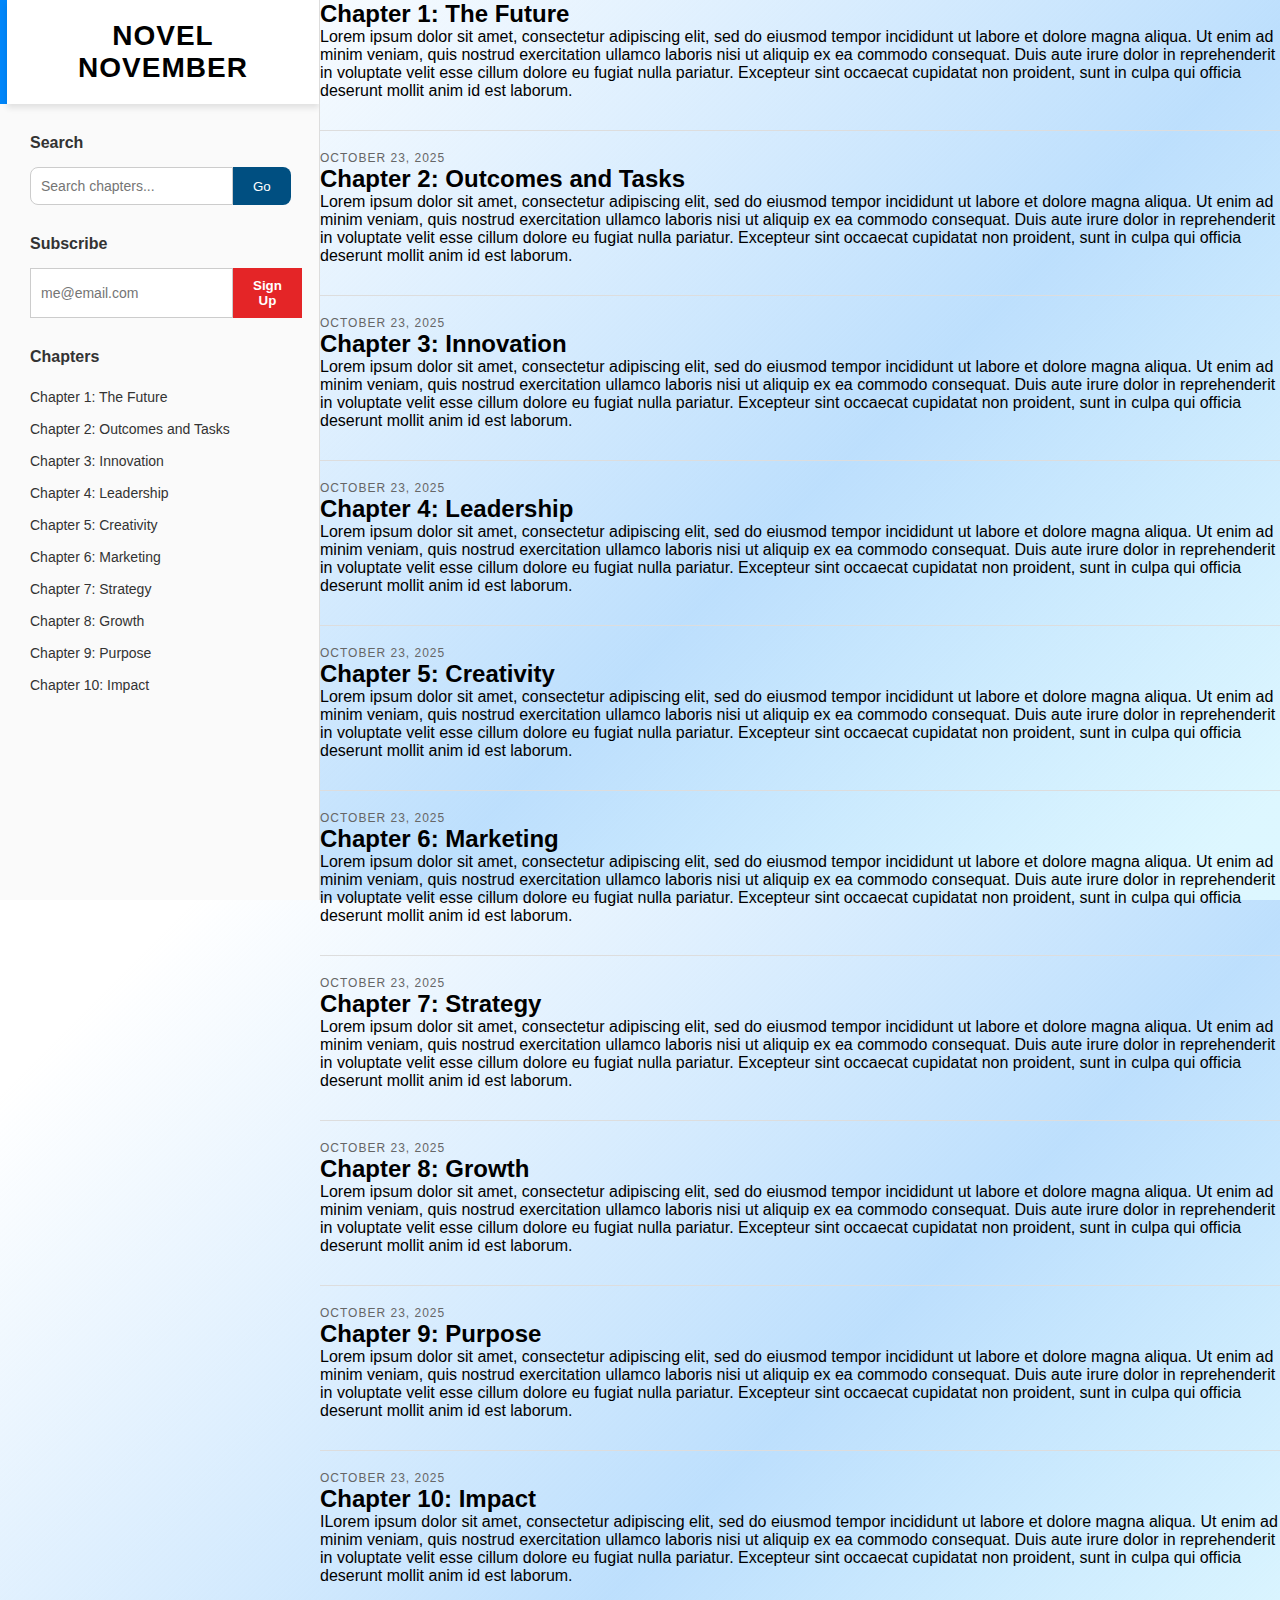
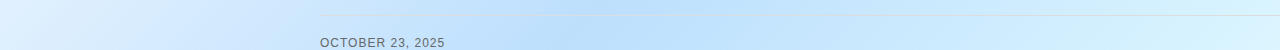
<file: index.html>
<!DOCTYPE html>
<html lang="en">
<head>
    <meta charset="UTF-8">
    <meta name="viewport" content="width=device-width, initial-scale=1.0">
    <title>Novel November</title>

    <link rel="stylesheet" href="style.css">

</head>
<body>
    <div class="container">
        <!-- Left Sidebar -->
        <aside class="sidebar">
            <div class="sidebar-header">
                <div class="novel-box">
                    <h1>NOVEL NOVEMBER</h1>
                </div>
            </div>
            
            <div class="sidebar-content">
                <div class="sidebar-section">
                    <h3>Search</h3>
                    <div class="search-box">
                        <input type="text" id="searchInput" placeholder="Search chapters...">
                        <button id="searchBtn">Go</button>
                    </div>

                    <div id="searchResults" style="margin-top: 15px;"></div>
                </div>

                <div class="sidebar-section">
                    <h3>Subscribe</h3>
                    <div class="email-box">
                        <input type="email" placeholder="me@email.com">
                        <button>Sign Up</button>
                    </div>
                    
                </div>

                <div class="sidebar-section">
                    <h3>Chapters</h3>
                    <a href="#chapter1" class="nav-link">Chapter 1: The Future</a>
                    <a href="#chapter2" class="nav-link">Chapter 2: Outcomes and Tasks</a>
                    <a href="#chapter3" class="nav-link">Chapter 3: Innovation</a>
                    <a href="#chapter4" class="nav-link">Chapter 4: Leadership</a>
                    <a href="#chapter5" class="nav-link">Chapter 5: Creativity</a>
                    <a href="#chapter6" class="nav-link">Chapter 6: Marketing</a>
                    <a href="#chapter7" class="nav-link">Chapter 7: Strategy</a>
                    <a href="#chapter8" class="nav-link">Chapter 8: Growth</a>
                    <a href="#chapter9" class="nav-link">Chapter 9: Purpose</a>
                    <a href="#chapter10" class="nav-link">Chapter 10: Impact</a>
                </div>

            </div>
        </aside>

        <!-- Right Content Area -->
        <main class="content" id="contentArea">
            <div class="content-inner">
                <article id="chapter1">
                    <h2>Chapter 1: The Future</h2>
                    <p>Lorem ipsum dolor sit amet, consectetur adipiscing elit, sed do eiusmod tempor incididunt ut labore et dolore magna aliqua. Ut enim ad minim veniam, quis nostrud exercitation ullamco laboris nisi ut aliquip ex ea commodo consequat. Duis aute irure dolor in reprehenderit in voluptate velit esse cillum dolore eu fugiat nulla pariatur. Excepteur sint occaecat cupidatat non proident, sunt in culpa qui officia deserunt mollit anim id est laborum.</p>
                    <div class="post-date">OCTOBER 23, 2025</div>
                </article>

                <article id="chapter2">
                    <h2>Chapter 2: Outcomes and Tasks</h2>
                    <p>Lorem ipsum dolor sit amet, consectetur adipiscing elit, sed do eiusmod tempor incididunt ut labore et dolore magna aliqua. Ut enim ad minim veniam, quis nostrud exercitation ullamco laboris nisi ut aliquip ex ea commodo consequat. Duis aute irure dolor in reprehenderit in voluptate velit esse cillum dolore eu fugiat nulla pariatur. Excepteur sint occaecat cupidatat non proident, sunt in culpa qui officia deserunt mollit anim id est laborum.</p>
                    <div class="post-date">OCTOBER 23, 2025</div>
                </article>

                <article id="chapter3">
                    <h2>Chapter 3: Innovation</h2>
                    <p>Lorem ipsum dolor sit amet, consectetur adipiscing elit, sed do eiusmod tempor incididunt ut labore et dolore magna aliqua. Ut enim ad minim veniam, quis nostrud exercitation ullamco laboris nisi ut aliquip ex ea commodo consequat. Duis aute irure dolor in reprehenderit in voluptate velit esse cillum dolore eu fugiat nulla pariatur. Excepteur sint occaecat cupidatat non proident, sunt in culpa qui officia deserunt mollit anim id est laborum.</p>
                    <div class="post-date">OCTOBER 23, 2025</div>
                </article>

                <article id="chapter4">
                    <h2>Chapter 4: Leadership</h2>
                    <p>Lorem ipsum dolor sit amet, consectetur adipiscing elit, sed do eiusmod tempor incididunt ut labore et dolore magna aliqua. Ut enim ad minim veniam, quis nostrud exercitation ullamco laboris nisi ut aliquip ex ea commodo consequat. Duis aute irure dolor in reprehenderit in voluptate velit esse cillum dolore eu fugiat nulla pariatur. Excepteur sint occaecat cupidatat non proident, sunt in culpa qui officia deserunt mollit anim id est laborum.</p>
                    <div class="post-date">OCTOBER 23, 2025</div>
                </article>

                <article id="chapter5">
                    <h2>Chapter 5: Creativity</h2>
                    <p>Lorem ipsum dolor sit amet, consectetur adipiscing elit, sed do eiusmod tempor incididunt ut labore et dolore magna aliqua. Ut enim ad minim veniam, quis nostrud exercitation ullamco laboris nisi ut aliquip ex ea commodo consequat. Duis aute irure dolor in reprehenderit in voluptate velit esse cillum dolore eu fugiat nulla pariatur. Excepteur sint occaecat cupidatat non proident, sunt in culpa qui officia deserunt mollit anim id est laborum.</p>
                    <div class="post-date">OCTOBER 23, 2025</div>
                </article>

                <article id="chapter6">
                    <h2>Chapter 6: Marketing</h2>
                    <p>Lorem ipsum dolor sit amet, consectetur adipiscing elit, sed do eiusmod tempor incididunt ut labore et dolore magna aliqua. Ut enim ad minim veniam, quis nostrud exercitation ullamco laboris nisi ut aliquip ex ea commodo consequat. Duis aute irure dolor in reprehenderit in voluptate velit esse cillum dolore eu fugiat nulla pariatur. Excepteur sint occaecat cupidatat non proident, sunt in culpa qui officia deserunt mollit anim id est laborum.</p>
                    <div class="post-date">OCTOBER 23, 2025</div>
                </article>

                <article id="chapter7">
                    <h2>Chapter 7: Strategy</h2>
                    <p>Lorem ipsum dolor sit amet, consectetur adipiscing elit, sed do eiusmod tempor incididunt ut labore et dolore magna aliqua. Ut enim ad minim veniam, quis nostrud exercitation ullamco laboris nisi ut aliquip ex ea commodo consequat. Duis aute irure dolor in reprehenderit in voluptate velit esse cillum dolore eu fugiat nulla pariatur. Excepteur sint occaecat cupidatat non proident, sunt in culpa qui officia deserunt mollit anim id est laborum.</p>
                    <div class="post-date">OCTOBER 23, 2025</div>
                </article>

                <article id="chapter8">
                    <h2>Chapter 8: Growth</h2>
                    <p>Lorem ipsum dolor sit amet, consectetur adipiscing elit, sed do eiusmod tempor incididunt ut labore et dolore magna aliqua. Ut enim ad minim veniam, quis nostrud exercitation ullamco laboris nisi ut aliquip ex ea commodo consequat. Duis aute irure dolor in reprehenderit in voluptate velit esse cillum dolore eu fugiat nulla pariatur. Excepteur sint occaecat cupidatat non proident, sunt in culpa qui officia deserunt mollit anim id est laborum.</p>
                    <div class="post-date">OCTOBER 23, 2025</div>
                </article>

                <article id="chapter9">
                    <h2>Chapter 9: Purpose</h2>
                    <p>Lorem ipsum dolor sit amet, consectetur adipiscing elit, sed do eiusmod tempor incididunt ut labore et dolore magna aliqua. Ut enim ad minim veniam, quis nostrud exercitation ullamco laboris nisi ut aliquip ex ea commodo consequat. Duis aute irure dolor in reprehenderit in voluptate velit esse cillum dolore eu fugiat nulla pariatur. Excepteur sint occaecat cupidatat non proident, sunt in culpa qui officia deserunt mollit anim id est laborum.</p>
                    <div class="post-date">OCTOBER 23, 2025</div>
                </article>

                <article id="chapter10">
                    <h2>Chapter 10: Impact</h2>
                    <p>ILorem ipsum dolor sit amet, consectetur adipiscing elit, sed do eiusmod tempor incididunt ut labore et dolore magna aliqua. Ut enim ad minim veniam, quis nostrud exercitation ullamco laboris nisi ut aliquip ex ea commodo consequat. Duis aute irure dolor in reprehenderit in voluptate velit esse cillum dolore eu fugiat nulla pariatur. Excepteur sint occaecat cupidatat non proident, sunt in culpa qui officia deserunt mollit anim id est laborum.</p>
                    <div class="post-date">OCTOBER 23, 2025</div>
                </article>
            </div>
        </main>
        
    </div>

    <script>
        // Chapter data for searching
        const chapters = [
            { id: 'chapter1', number: 1, title: 'The Future', preview: 'If there was a website you could visit to find out what the future held...' },
            { id: 'chapter2', number: 2, title: 'Outcomes and Tasks', preview: "It's difficult to spend the entire day working on outcomes..." },
            { id: 'chapter3', number: 3, title: 'Innovation', preview: "Innovation isn't about having the newest technology..." },
            { id: 'chapter4', number: 4, title: 'Leadership', preview: 'Leadership is not about authority or position...' },
            { id: 'chapter5', number: 5, title: 'Creativity', preview: "Creativity isn't a talent that some people have..." },
            { id: 'chapter6', number: 6, title: 'Marketing', preview: 'Marketing is not about interrupting people with ads...' },
            { id: 'chapter7', number: 7, title: 'Strategy', preview: 'Strategy is about making choices...' },
            { id: 'chapter8', number: 8, title: 'Growth', preview: "Growth isn't just about getting bigger..." },
            { id: 'chapter9', number: 9, title: 'Purpose', preview: 'Purpose is what drives us forward when things get difficult...' },
            { id: 'chapter10', number: 10, title: 'Impact', preview: 'Impact is measured not by how much we do...' }
        ];

        // Get all navigation links and the content area
        const navLinks = document.querySelectorAll('.nav-link');
        const contentArea = document.getElementById('contentArea');
        const searchInput = document.getElementById('searchInput');
        const searchBtn = document.getElementById('searchBtn');
        const searchResults = document.getElementById('searchResults');

        // Search functionality
        function performSearch(query) {
            if (!query.trim()) {
                searchResults.innerHTML = '';
                return;
            }

            const lowerQuery = query.toLowerCase();
            const results = chapters.filter(chapter => {
                // Search by chapter number (e.g., "Chapter 5", "5", "ch 5")
                const numberMatch = chapter.number.toString() === lowerQuery ||
                                  `chapter ${chapter.number}` === lowerQuery ||
                                  `ch ${chapter.number}` === lowerQuery;
                
                // Search by title (e.g., "Strategy", "Future")
                const titleMatch = chapter.title.toLowerCase().includes(lowerQuery);
                
                return numberMatch || titleMatch;
            });

            if (results.length === 0) {
                searchResults.innerHTML = '<div class="no-results">No chapters found</div>';
                return;
            }

            searchResults.innerHTML = results.map(chapter => {
                const titleWithHighlight = highlightMatch(chapter.title, query);
                return `
                    <div class="search-result" data-chapter="${chapter.id}">
                        <div class="search-result-title">Chapter ${chapter.number}: ${titleWithHighlight}</div>
                        <div class="search-result-preview">${chapter.preview}</div>
                    </div>
                `;
            }).join('');

            // Add click listeners to search results
            document.querySelectorAll('.search-result').forEach(result => {
                result.addEventListener('click', function() {
                    const chapterId = this.getAttribute('data-chapter');
                    scrollToChapter(chapterId);
                    searchInput.value = '';
                    searchResults.innerHTML = '';
                });
            });
        }

        function highlightMatch(text, query) {
            if (!query.trim()) return text;
            const regex = new RegExp(`(${query})`, 'gi');
            return text.replace(regex, '<span class="search-highlight">$1</span>');
        }

        function scrollToChapter(chapterId) {
            const targetElement = document.getElementById(chapterId);
            if (targetElement) {
                const targetPosition = targetElement.offsetTop - 60;
                contentArea.scrollTo({
                    top: targetPosition,
                    behavior: 'smooth'
                });

                // Update active link
                navLinks.forEach(link => {
                    link.classList.remove('active');
                    if (link.getAttribute('href') === `#${chapterId}`) {
                        link.classList.add('active');
                    }
                });
            }
        }

        // Search button click
        searchBtn.addEventListener('click', function() {
            performSearch(searchInput.value);
        });

        // Search on Enter key
        searchInput.addEventListener('keypress', function(e) {
            if (e.key === 'Enter') {
                performSearch(searchInput.value);
            }
        });

        // Real-time search as user types
        searchInput.addEventListener('input', function() {
            performSearch(this.value);
        });

        // Add click event listener to each nav link
        navLinks.forEach(link => {
            link.addEventListener('click', function(e) {
                e.preventDefault();
                
                // Remove active class from all links
                navLinks.forEach(l => l.classList.remove('active'));
                
                // Add active class to clicked link
                this.classList.add('active');
                
                // Get the target chapter ID
                const targetId = this.getAttribute('href').substring(1);
                scrollToChapter(targetId);
            });
        });

        // Optional: Highlight active section while scrolling
        contentArea.addEventListener('scroll', function() {
            const articles = document.querySelectorAll('article');
            const scrollPosition = contentArea.scrollTop + 100;

            articles.forEach(article => {
                const articleTop = article.offsetTop;
                const articleBottom = articleTop + article.offsetHeight;

                if (scrollPosition >= articleTop && scrollPosition < articleBottom) {
                    const articleId = article.getAttribute('id');
                    navLinks.forEach(link => {
                        link.classList.remove('active');
                        if (link.getAttribute('href') === `#${articleId}`) {
                            link.classList.add('active');
                        }
                    });
                }
            });
        });
    </script>
</body>

</html>
</file>
<file: style.css>
/* Base Reset */
* {
    margin: 0;
    padding: 0;
    box-sizing: border-box;
}

body {
    font-family: 'Segoe UI', 'Arial', sans-serif;
    height: 100vh;
    overflow: hidden;
    background: linear-gradient(135deg, #fff 9%, #0084f742 60%, #d9f6ffe5 95%);
}

.container {
    display: flex;
    height: 100vh;
}

/* Sidebar Styles */
.sidebar {
    width: 320px;
    background-color: #FAFAFA;
    border-right: 1px solid #ddd;
    overflow-y: auto;
    flex-shrink: 0;
    z-index: 10;
}

.sidebar-header {
    background: #0086fa;
    padding: 0px 0px 0px 7px;
    display: flex;
    align-items: center;
    justify-content: center;
}

.novel-box {
    background: white;
    padding: 20px 30px;
    box-shadow: 0 4px 6px rgba(0, 0, 0, 0.1);
}

.novel-box h1 {
    font-size: 28px;
    font-weight: bold;
    text-align: center;
    color: #000000;
    letter-spacing: 1px;
}

.sidebar-content {
    padding: 30px;
}

.sidebar-section {
    margin-bottom: 30px;
}

.sidebar-section h3 {
    font-size: 16px;
    font-weight: bold;
    margin-bottom: 15px;
    color: #333;
}

/* Search Box */
.search-box {
    display: flex;
    margin-bottom: 10px;
}

.search-box input {
    flex: 1;
    padding: 10px;
    border: 1px solid #ccc;
    border-top-left-radius: 8px;
    border-bottom-left-radius: 8px;
    font-size: 14px;
    outline: none;
}

.search-box input:focus {
    border-color: #0086fa;
}

.search-box button {
    padding: 10px 20px;
    background: #004f81;
    color: white;
    border: none;
    cursor: pointer;
    border-top-right-radius: 8px;
    border-bottom-right-radius: 8px;
    transition: background 0.3s;
}

.search-box button:hover {
    background: #003d66;
}

/* Email Box */
.email-box {
    display: flex;
    margin-bottom: 10px;
}

.email-box input {
    flex: 1;
    padding: 10px;
    border: 1px solid #ccc;
    font-size: 14px;
    outline: none;
}

.email-box input:focus {
    border-color: #E42527;
}

.email-box button {
    padding: 10px 20px;
    background: #E42527;
    color: white;
    border: none;
    cursor: pointer;
    font-weight: bold;
    transition: background 0.3s;
}

.email-box button:hover {
    background: #c41e20;
}

/* Navigation Links */
.sidebar-section a {
    display: block;
    color: #333;
    text-decoration: none;
    padding: 8px 0;
    font-size: 14px;
    cursor: pointer;
    transition: all 0.2s ease;
}

.sidebar-section a:hover {
    color: #0086fa;
    padding-left: 5px;
}

.sidebar-section a.active {
    color: #0086fa;
    font-weight: bold;
    padding-left: 5px;
    border-left: 3px solid #0086fa;
}

/* Search Results */
#searchResults {
    margin-top: 15px;
}

.search-result {
    background: white;
    padding: 10px;
    margin-bottom: 8px;
    border-radius: 4px;
    cursor: pointer;
    border-left: 3px solid #E42527;
    transition: all 0.2s;
}

.search-result:hover {
    background: #fff5e6;
    transform: translateX(3px);
}

.search-result-title {
    font-weight: bold;
    color: #333;
    font-size: 14px;
}

.no-results {
    padding: 10px;
    color: #666;
    font-size: 13px;
    font-style: italic;
}

/* Book Wrapper */
.book-wrapper {
    flex: 1;
    display: flex;
    align-items: center;
    justify-content: center;
    padding: 100px 40px 100px;
    position: relative;
}

/* Magazine/Flipbook Container */
#magazine {
    width: 922px;
    height: 600px;
    position: relative;
}

#magazine .turn-page {
    background-color: white;
    background-size: 100% 100%;
}

/* Page Content Wrapper */
.page-content {
    width: 100%;
    height: 100%;
    padding: 40px;
    overflow: hidden;
    background: white;
}

.page-content h2 {
    font-size: 28px;
    margin-bottom: 20px;
    font-weight: bold;
    color: #333;
}

.page-content p {
    font-size: 16px;
    line-height: 1.8;
    color: #333;
    margin-bottom: 20px;
}

.post-date {
    font-size: 12px;
    text-transform: uppercase;
    letter-spacing: 1px;
    color: #666;
    margin-top: 30px;
    padding-top: 20px;
    border-top: 1px solid #ddd;
}

/* Hard Cover Styles */
.hard {
    background: linear-gradient(135deg, #0086fa, #004f81) !important;
    color: white;
}

.cover-content {
    width: 100%;
    height: 100%;
    display: flex;
    flex-direction: column;
    justify-content: center;
    align-items: center;
    text-align: center;
    padding: 40px;
}

.cover-content h1 {
    font-size: 48px;
    margin-bottom: 20px;
    font-weight: bold;
}

.cover-content p {
    font-size: 20px;
}

.back-cover {
    background: linear-gradient(135deg, #004f81, #0086fa) !important;
}

.back-cover h2 {
    font-size: 32px;
    margin-bottom: 20px;
    color: white;
}

.back-cover p {
    font-size: 16px;
    color: white;
}

/* Floating Header */
.floating-header {
    position: fixed;
    top: 20px;
    left: 60%;
    transform: translateX(-50%);
    width: calc(100% - 350px);
    /*! max-width: 2000px; */
    background: rgba(255, 255, 255, 0.95);
    border-radius: 8px;
    box-shadow: 0 4px 12px rgba(0, 0, 0, 0.1);
    display: flex;
    justify-content: space-between;
    align-items: center;
    padding: 10px 24px;
    z-index: 1000;
    height: 60px;
    backdrop-filter: blur(10px);
}

.header-left {
    font-size: 1.2rem;
    font-weight: 600;
    color: #222;
}

.header-center {
    font-size: 1rem;
    color: #666;
}

.header-right img {
    height: 41px;
    width: auto;
    object-fit: contain;
    cursor: pointer;
    transition: transform 0.2s ease;
}

.header-right img:hover {
    transform: scale(1.05);
}

/* Navigation Controls */
.nav-controls {
    position: fixed;
    bottom: 40px;
    left: 50%;
    transform: translateX(-50%);
    display: flex;
    align-items: center;
    gap: 20px;
    z-index: 1000;
}

.nav-controls button {
    padding: 12px 24px;
    background: rgba(255, 255, 255, 0.95);
    color: #333;
    border: none;
    border-radius: 8px;
    cursor: pointer;
    font-size: 16px;
    font-weight: bold;
    transition: all 0.3s ease;
    box-shadow: 0 4px 12px rgba(0, 0, 0, 0.1);
}

.nav-controls button:hover:not(:disabled) {
    background: white;
    transform: translateY(-2px);
    box-shadow: 0 6px 16px rgba(0, 0, 0, 0.15);
}

.nav-controls button:active:not(:disabled) {
    transform: translateY(0);
}

.nav-controls button:disabled {
    background: rgba(200, 200, 200, 0.5);
    cursor: not-allowed;
    opacity: 0.5;
}

#page-number {
    font-size: 14px;
    font-weight: 600;
    color: white;
    background: rgba(0, 0, 0, 0.4);
    padding: 8px 16px;
    border-radius: 20px;
    backdrop-filter: blur(10px);
}

/* Turn.js Page Shadow Effect */
#magazine .turn-page-wrapper {
    box-shadow: 0 0 20px rgba(0, 0, 0, 0.2);
}

/* Scrollbar Styling for Sidebar */
.sidebar::-webkit-scrollbar {
    width: 8px;
}

.sidebar::-webkit-scrollbar-track {
    background: #f1f1f1;
}

.sidebar::-webkit-scrollbar-thumb {
    background: #888;
    border-radius: 4px;
}

.sidebar::-webkit-scrollbar-thumb:hover {
    background: #555;
}

/* Responsive Design */
@media (max-width: 1200px) {
    .sidebar {
        width: 280px;
    }
    
    #magazine {
        width: 760px;
        height: 500px;
    }
    
    .floating-header {
        width: calc(100% - 320px);
    }
    
    .page-content {
        padding: 30px;
    }
    
    .page-content h2 {
        font-size: 24px;
    }
    
    .page-content p {
        font-size: 14px;
    }
}

@media (max-width: 992px) {
    .container {
        flex-direction: column;
    }
    
    .sidebar {
        width: 100%;
        height: auto;
        max-height: 30vh;
        border-right: none;
        border-bottom: 1px solid #ddd;
    }
    
    .book-wrapper {
        padding: 80px 20px 100px;
    }
    
    #magazine {
        width: 90vw;
        height: calc(90vw / 1.5);
        max-width: 700px;
        max-height: 467px;
    }
    
    .floating-header {
        width: 90%;
        top: 10px;
        height: 50px;
        padding: 8px 16px;
    }
    
    .header-left {
        font-size: 1rem;
    }
    
    .header-center {
        font-size: 0.85rem;
    }
    
    .header-right img {
        height: 32px;
    }
    
    .nav-controls {
        bottom: 20px;
        gap: 15px;
    }
    
    .nav-controls button {
        padding: 10px 18px;
        font-size: 14px;
    }
    
    #page-number {
        font-size: 12px;
        padding: 6px 12px;
    }
}

@media (max-width: 768px) {
    .sidebar-content {
        padding: 20px;
    }
    
    .sidebar-section {
        margin-bottom: 20px;
    }
    
    .novel-box h1 {
        font-size: 24px;
    }
    
    .page-content {
        padding: 20px;
    }
    
    .page-content h2 {
        font-size: 20px;
        margin-bottom: 15px;
    }
    
    .page-content p {
        font-size: 13px;
        line-height: 1.6;
        margin-bottom: 15px;
    }
    
    .cover-content h1 {
        font-size: 32px;
    }
    
    .cover-content p {
        font-size: 16px;
    }
    
    .back-cover h2 {
        font-size: 24px;
    }
}

@media (max-width: 576px) {
    #magazine {
        width: 95vw;
        height: calc(95vw / 1.5);
    }
    
    .floating-header {
        flex-direction: column;
        height: auto;
        padding: 10px;
        gap: 5px;
    }
    
    .header-left, .header-center {
        font-size: 0.9rem;
    }
    
    .nav-controls {
        flex-direction: column;
        gap: 10px;
    }
    
    .nav-controls button {
        width: 120px;
    }
}

/* Animation for page turning */
@keyframes fadeIn {
    from {
        opacity: 0;
    }
    to {
        opacity: 1;
    }
}

.page-content {
    animation: fadeIn 0.3s ease-in;
}

/* Hover effect for interactive elements */
.sidebar-section a,
.search-result,
.nav-controls button,
.search-box button,
.email-box button {
    -webkit-tap-highlight-color: transparent;
}

/* Focus styles for accessibility */
input:focus,
button:focus {
    outline: 2px solid #0086fa;
    outline-offset: 2px;
}

/* Print styles */
@media print {
    .sidebar,
    .floating-header,
    .nav-controls {
        display: none;
    }
    
    .book-wrapper {
        padding: 0;
    }
    
    body {
        background: white;
    }
}
</file>
